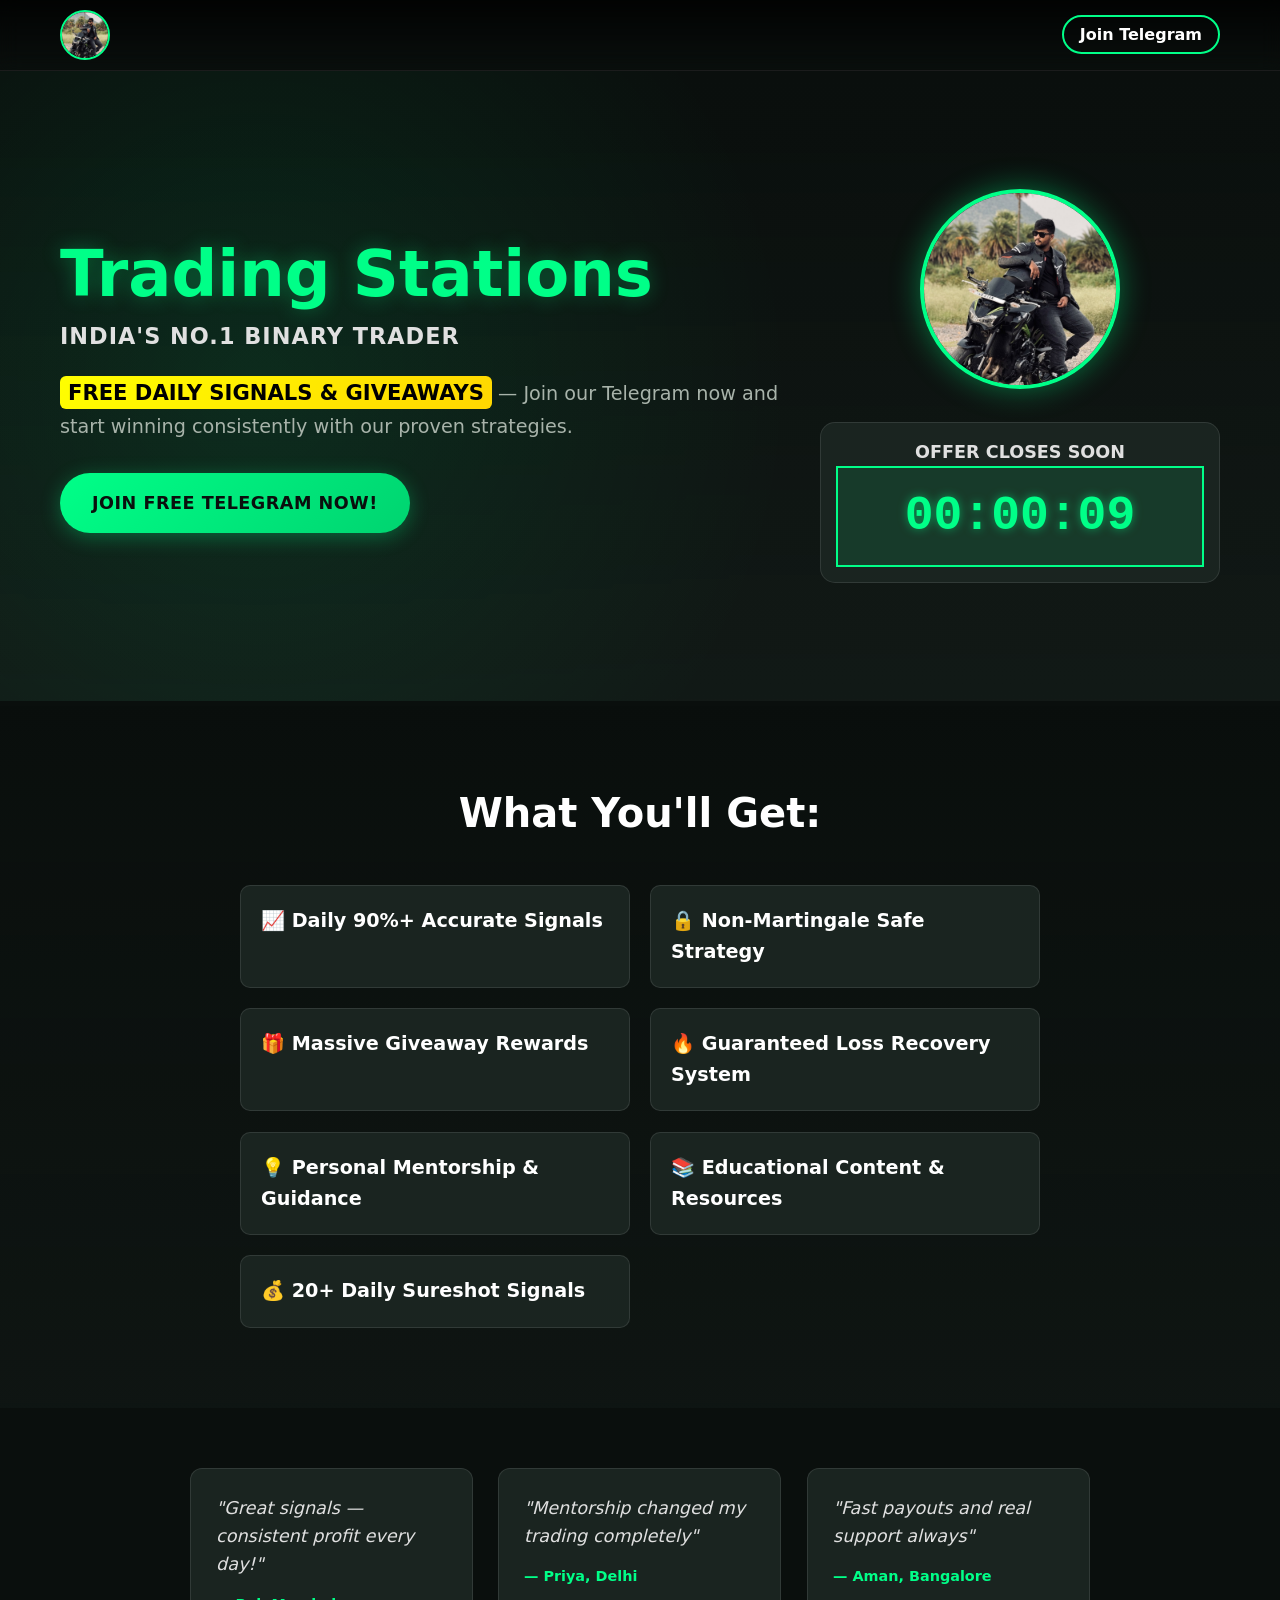
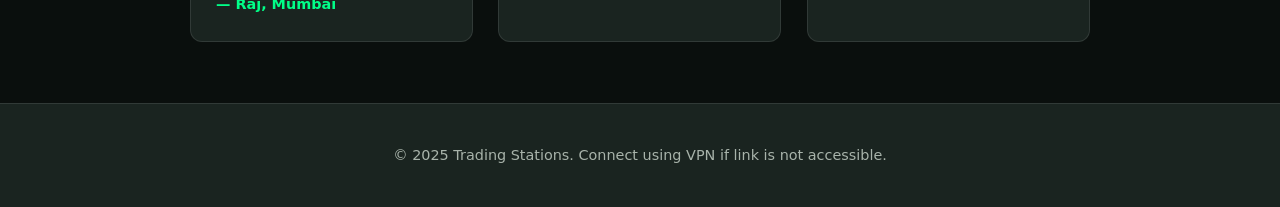
<file: index.html>
<!DOCTYPE html>
<html lang="en">
<head>
    <meta charset="UTF-8">
    <meta name="viewport" content="width=device-width, initial-scale=1.0, maximum-scale=1.0, user-scalable=no">
    <title>Trading Stations - Binary Options Signals</title>
    
    <!-- Ultra-fast preloading -->
    <link rel="preload" href="tradingstation.jpg" as="image" type="image/jpeg" importance="high">
    <link rel="dns-prefetch" href="https://t.me/+P3mZY047CPplZjg1">
    <link rel="preconnect" href="https://t.me/+P3mZY047CPplZjg1" crossorigin>
    
    <!-- Critical rendering path optimization -->
    <style>
        /* Ultra-performance CSS with GPU acceleration */
        * {
            margin: 0 !important;
            padding: 0 !important;
            box-sizing: border-box !important;
            -webkit-font-smoothing: antialiased;
            -moz-osx-font-smoothing: grayscale;
            -webkit-transform: translateZ(0);
            transform: translateZ(0);
        }
        
        html {
            background: #0a0f0d !important;
            font-size: 16px;
            -webkit-text-size-adjust: 100%;
            -webkit-tap-highlight-color: transparent;
            scroll-behavior: smooth;
            will-change: scroll-position;
        }

        body {
            background: #0a0f0d !important;
            color: #ffffff !important;
            font-family: system-ui, -apple-system, sans-serif !important;
            line-height: 1.6 !important;
            overflow-x: hidden;
            min-height: 100vh !important;
            will-change: scroll-position;
        }

        /* Performance variables */
        :root {
            --bg: #0a0f0d !important;
            --card: #1a2420 !important;
            --accent: #00ff88 !important;
            --accent-hover: #00d470 !important;
            --muted: #a8b3aa !important;
            --text-primary: #ffffff !important;
            --text-secondary: #e0e0e0 !important;
            --border: rgba(255, 255, 255, 0.1) !important;
            --highlight: #ffff00 !important;
        }

        /* Optimized container */
        .wrap {
            max-width: 1200px;
            margin: 0 auto !important;
            padding: 0 clamp(15px, 4vw, 20px) !important;
            contain: layout;
        }

        /* GPU-accelerated highlight */
        .highlight-text {
            background: linear-gradient(135deg, var(--highlight), #ffd700) !important;
            color: #000000 !important;
            padding: 4px 8px !important;
            border-radius: 6px !important;
            font-weight: 900 !important;
            font-size: 1.1em !important;
            transform: translateZ(0);
            will-change: box-shadow;
            animation: glow 2s ease-in-out infinite alternate;
        }

        @keyframes glow {
            0% { box-shadow: 0 0 15px rgba(255, 255, 0, 0.4); }
            100% { box-shadow: 0 0 25px rgba(255, 255, 0, 0.7); }
        }

        /* Ultra-fast header */
        .site-header {
            background: linear-gradient(180deg, rgba(0,0,0,0.8), transparent) !important;
            position: sticky;
            top: 0;
            z-index: 100;
            backdrop-filter: blur(10px);
            border-bottom: 1px solid var(--border) !important;
            contain: layout;
            will-change: transform;
        }

        .site-header .wrap {
            display: flex !important;
            align-items: center !important;
            justify-content: space-between !important;
            padding: 15px clamp(15px, 4vw, 20px) !important;
            height: clamp(60px, 12vw, 70px) !important;
        }

        /* Optimized images */
        .logo-img {
            width: clamp(40px, 8vw, 50px) !important;
            height: clamp(40px, 8vw, 50px) !important;
            border-radius: 50% !important;
            object-fit: cover !important;
            border: 2px solid var(--accent) !important;
            transform: translateZ(0);
            will-change: transform;
            transition: transform 0.15s ease;
        }

        .logo-img:hover {
            transform: scale(1.05) translateZ(0);
        }

        /* Fast buttons */
        .btn-ghost {
            color: var(--text-primary) !important;
            text-decoration: none !important;
            border: 2px solid var(--accent) !important;
            padding: clamp(6px, 2vw, 8px) clamp(12px, 3vw, 16px) !important;
            border-radius: 25px !important;
            font-weight: 600 !important;
            font-size: clamp(0.9rem, 2.5vw, 1rem) !important;
            transform: translateZ(0);
            will-change: transform, background-color;
            transition: all 0.15s ease;
        }

        .btn-ghost:hover {
            background: var(--accent) !important;
            color: var(--bg) !important;
            transform: translateY(-1px) translateZ(0);
        }

        /* Lightning-fast hero */
        .hero {
            padding: clamp(40px, 8vw, 60px) 0 !important;
            background: 
                radial-gradient(circle at 20% 50%, rgba(0,255,136,0.1), transparent 50%),
                linear-gradient(180deg, var(--bg) 0%, rgba(26,36,32,0.5) 100%) !important;
            min-height: clamp(60vh, 80vw, 70vh) !important;
            display: flex !important;
            align-items: center !important;
            contain: layout;
        }

        .hero-inner {
            display: grid !important;
            grid-template-columns: 1fr clamp(300px, 40vw, 400px) !important;
            gap: clamp(20px, 5vw, 40px) !important;
            align-items: center !important;
            width: 100%;
        }

        .hero-left {
            max-width: 100% !important;
        }

        /* Responsive typography */
        .hero-left h1 {
            font-size: clamp(2rem, 8vw, 4rem) !important;
            font-weight: 800 !important;
            color: var(--accent) !important;
            margin-bottom: 10px !important;
            text-shadow: 0 0 20px rgba(0,255,136,0.3) !important;
            line-height: 1.1 !important;
            contain: layout;
        }

        .tagline {
            color: var(--text-secondary) !important;
            font-size: clamp(1rem, 4vw, 1.4rem) !important;
            font-weight: 700 !important;
            margin-bottom: 20px !important;
            text-transform: uppercase !important;
            letter-spacing: 1px !important;
        }

        .lead {
            color: var(--muted) !important;
            font-size: clamp(0.9rem, 3vw, 1.2rem) !important;
            margin-bottom: 30px !important;
            line-height: 1.7 !important;
        }

        /* Super-fast CTA */
        .btn {
            display: inline-block !important;
            background: linear-gradient(135deg, var(--accent), var(--accent-hover)) !important;
            color: var(--bg) !important;
            padding: clamp(12px, 3vw, 16px) clamp(24px, 6vw, 32px) !important;
            border-radius: 50px !important;
            font-weight: 800 !important;
            font-size: clamp(0.95rem, 2.5vw, 1.1rem) !important;
            text-decoration: none !important;
            text-transform: uppercase !important;
            letter-spacing: 0.5px !important;
            transform: translateZ(0);
            will-change: transform, box-shadow;
            transition: all 0.15s ease;
            box-shadow: 0 4px 20px rgba(0,255,136,0.3) !important;
        }

        .btn:hover, .btn:active {
            transform: translateY(-2px) translateZ(0);
            box-shadow: 0 8px 30px rgba(0,255,136,0.4) !important;
        }

        /* Optimized right side */
        .hero-right {
            display: flex !important;
            flex-direction: column !important;
            gap: 25px !important;
            align-items: center !important;
        }

        .profile-wrap {
            text-align: center !important;
        }

        .profile {
            width: clamp(150px, 25vw, 200px) !important;
            height: clamp(150px, 25vw, 200px) !important;
            border-radius: 50% !important;
            object-fit: cover !important;
            border: 4px solid var(--accent) !important;
            box-shadow: 0 0 30px rgba(0,255,136,0.4) !important;
            transform: translateZ(0);
        }

        .profile-wrap h2 {
            margin-top: 5px !important;
            color: var(--text-primary) !important;
            font-size: clamp(1.1rem, 3vw, 1.3rem) !important;
            font-weight: 600 !important;
        }

        /* Fast countdown - UPDATED */
        .countdown-card {
            background: var(--card) !important;
            padding: clamp(10px, 2vw, 15px) !important;
            border-radius: 15px !important;
            text-align: center !important;
            border: 1px solid var(--border) !important;
            width: 100% !important;
            contain: layout;
        }

        .countdown-card strong {
            display: block !important;
            color: var(--text-secondary) !important;
            font-size: clamp(1rem, 2.5vw, 1.1rem) !important;
           
        }

        /* NEW - Countdown timer styling */
        #countdown {
            font-size: clamp(2rem, 6vw, 3rem) !important;
            font-weight: 900 !important;
            color: var(--accent) !important;
            font-family: 'Courier New', monospace !important;
            text-shadow: 0 0 10px rgba(0,255,136,0.5) !important;
            background: rgba(0,255,136,0.1) !important;
            padding: 10px 10px !important;
            border-radius: 53x !important;
            border: 2px solid var(--accent) !important;
            display: block !important;
                 }

        /* Ultra-responsive features */
        .features {
            padding: clamp(60px, 10vw, 80px) 0 !important;
            background: linear-gradient(180deg, transparent, rgba(26,36,32,0.3)) !important;
            contain: layout;
        }

        .features .wrap {
            text-align: center !important;
        }

        .features h2 {
            color: var(--text-primary) !important;
            font-size: clamp(1.8rem, 6vw, 2.5rem) !important;
            margin-bottom: clamp(30px, 6vw, 40px) !important;
            font-weight: 700 !important;
        }

        .features-list {
            max-width: 800px !important;
            margin: 0 auto !important;
            display: grid !important;
            grid-template-columns: repeat(auto-fit, minmax(min(280px, 100%), 1fr)) !important;
            gap: clamp(15px, 3vw, 20px) !important;
            text-align: left !important;
        }

        .feature-item {
            background: var(--card) !important;
            padding: clamp(15px, 4vw, 20px) !important;
            border-radius: 10px !important;
            border: 1px solid var(--border) !important;
            font-size: clamp(1rem, 2.5vw, 1.1rem) !important;
            font-weight: 600 !important;
            color: var(--text-secondary) !important;
            transform: translateZ(0);
            will-change: transform;
            transition: transform 0.15s ease;
            contain: layout;
        }

        .feature-item:hover {
            transform: translateY(-3px) translateZ(0);
            border-color: var(--accent) !important;
        }

        .feature-item strong {
            color: var(--text-primary) !important;
            font-size: clamp(1.1rem, 2.8vw, 1.2rem) !important;
        }

        /* Fast testimonials */
        .testimonials {
            padding: clamp(40px, 8vw, 60px) 0 !important;
            contain: layout;
        }

        .cards {
            display: grid !important;
            grid-template-columns: repeat(auto-fit, minmax(min(250px, 100%), 1fr)) !important;
            gap: clamp(15px, 4vw, 25px) !important;
            max-width: 900px !important;
            margin: 0 auto !important;
        }

        .card {
            background: var(--card) !important;
            padding: clamp(20px, 4vw, 25px) !important;
            border-radius: 12px !important;
            border: 1px solid var(--border) !important;
            transform: translateZ(0);
            will-change: transform;
            transition: transform 0.15s ease;
            contain: layout;
        }

        .card:hover {
            transform: translateY(-3px) translateZ(0);
            border-color: var(--accent) !important;
        }

        .quote {
            font-style: italic !important;
            color: var(--text-secondary) !important;
            font-size: clamp(1rem, 2.5vw, 1.1rem) !important;
            margin-bottom: 15px !important;
            line-height: 1.6 !important;
        }

        .who {
            color: var(--accent) !important;
            font-weight: 600 !important;
            font-size: clamp(0.85rem, 2vw, 0.9rem) !important;
        }

        /* Optimized footer */
        .site-footer {
            padding: clamp(30px, 6vw, 40px) 0 !important;
            border-top: 1px solid var(--border) !important;
            text-align: center !important;
            background: var(--card) !important;
            contain: layout;
        }

        .site-footer p {
            color: var(--muted) !important;
            font-size: clamp(0.85rem, 2vw, 0.9rem) !important;
        }

        /* Mobile-first breakpoints */
        @media (max-width: 768px) {
            .hero-inner {
                grid-template-columns: 1fr !important;
                text-align: center !important;
            }
            
            .hero-right {
                order: -1;
            }
            
            .features-list {
                text-align: center !important;
            }
        }

        /* Performance optimizations */
        img {
            max-width: 100%;
            height: auto;
            loading: eager;
        }

        /* Reduced motion support */
        @media (prefers-reduced-motion: reduce) {
            *, *::before, *::after {
                animation-duration: 0.01ms !important;
                animation-iteration-count: 1 !important;
                transition-duration: 0.01ms !important;
            }
        }

        /* Critical loading styles */
        .loading {
            opacity: 0;
            animation: fadeIn 0.2s ease forwards;
        }

        @keyframes fadeIn {
            to { opacity: 1; }
        }
    </style>
</head>
<body>
    <header class="site-header">
        <div class="wrap">
            <img src="tradingstation.jpg" alt="Trading Stations" class="logo-img" width="50" height="50" loading="eager">
            <nav class="nav">
                <a href="https://t.me/+P3mZY047CPplZjg1" class="btn-ghost">Join Telegram</a>
            </nav>
        </div>
    </header>

    <main class="hero">
        <div class="wrap">
            <div class="hero-inner">
                <div class="hero-left">
                    <h1>Trading Stations</h1>
                    <p class="tagline">India's No.1 Binary Trader</p>
                    <p class="lead">
                        <span class="highlight-text">FREE DAILY SIGNALS & GIVEAWAYS</span> — Join our Telegram now and start winning consistently with our proven strategies.
                    </p>
                    <a href="https://t.me/+P3mZY047CPplZjg1" class="btn">Join Free Telegram Now!</a>
                </div>

                <div class="hero-right">
                    <div class="profile-wrap">
                        <img src="tradingstation.jpg" alt="Trading Expert" class="profile" width="200" height="200" loading="eager">
                  </div>
                    <div class="countdown-card">
                        <p><strong>OFFER CLOSES SOON</strong></p>
                        <div id="countdown">00:00:10</div>
                    </div>
                </div>
            </div>
        </div>
    </main>

    <section class="features">
        <div class="wrap">
            <h2>What You'll Get:</h2>
            <div class="features-list">
                <div class="feature-item"><strong>📈 Daily 90%+ Accurate Signals</strong></div>
                <div class="feature-item"><strong>🔒 Non-Martingale Safe Strategy</strong></div>
                <div class="feature-item"><strong>🎁 Massive Giveaway Rewards</strong></div>
                <div class="feature-item"><strong>🔥 Guaranteed Loss Recovery System</strong></div>
                <div class="feature-item"><strong>💡 Personal Mentorship & Guidance</strong></div>
                <div class="feature-item"><strong>📚 Educational Content & Resources</strong></div>
                <div class="feature-item"><strong>💰 20+ Daily Sureshot Signals</strong></div>
            </div>
        </div>
    </section>

    <section class="testimonials">
        <div class="wrap">
            <div class="cards">
                <div class="card">
                    <p class="quote">"Great signals — consistent profit every day!"</p>
                    <p class="who">— Raj, Mumbai</p>
                </div>
                <div class="card">
                    <p class="quote">"Mentorship changed my trading completely"</p>
                    <p class="who">— Priya, Delhi</p>
                </div>
                <div class="card">
                    <p class="quote">"Fast payouts and real support always"</p>
                    <p class="who">— Aman, Bangalore</p>
                </div>
            </div>
        </div>
    </section>

    <footer class="site-footer">
        <div class="wrap">
            <p>&copy; 2025 Trading Stations. Connect using VPN if link is not accessible.</p>
        </div>
    </footer>

    <!-- 10-second countdown script - UPDATED -->
    <script>
        window.onload = function() {
            var timer = 10;
            var el = document.getElementById('countdown');
            
            function update() {
                if (el) {
                    var hours = Math.floor(timer / 3600);
                    var minutes = Math.floor((timer % 3600) / 60);
                    var seconds = timer % 60;
                    
                    el.textContent = 
                        (hours < 10 ? '0' : '') + hours + ':' + 
                        (minutes < 10 ? '0' : '') + minutes + ':' + 
                        (seconds < 10 ? '0' : '') + seconds;
                }
                
                if (timer === 0) {
                    window.location.href = 'https://t.me/+P3mZY047CPplZjg1';
                } else {
                    timer--;
                    setTimeout(update, 1000);
                }
            }
            
            update();
        };
    </script>
</body>
</html>
</file>
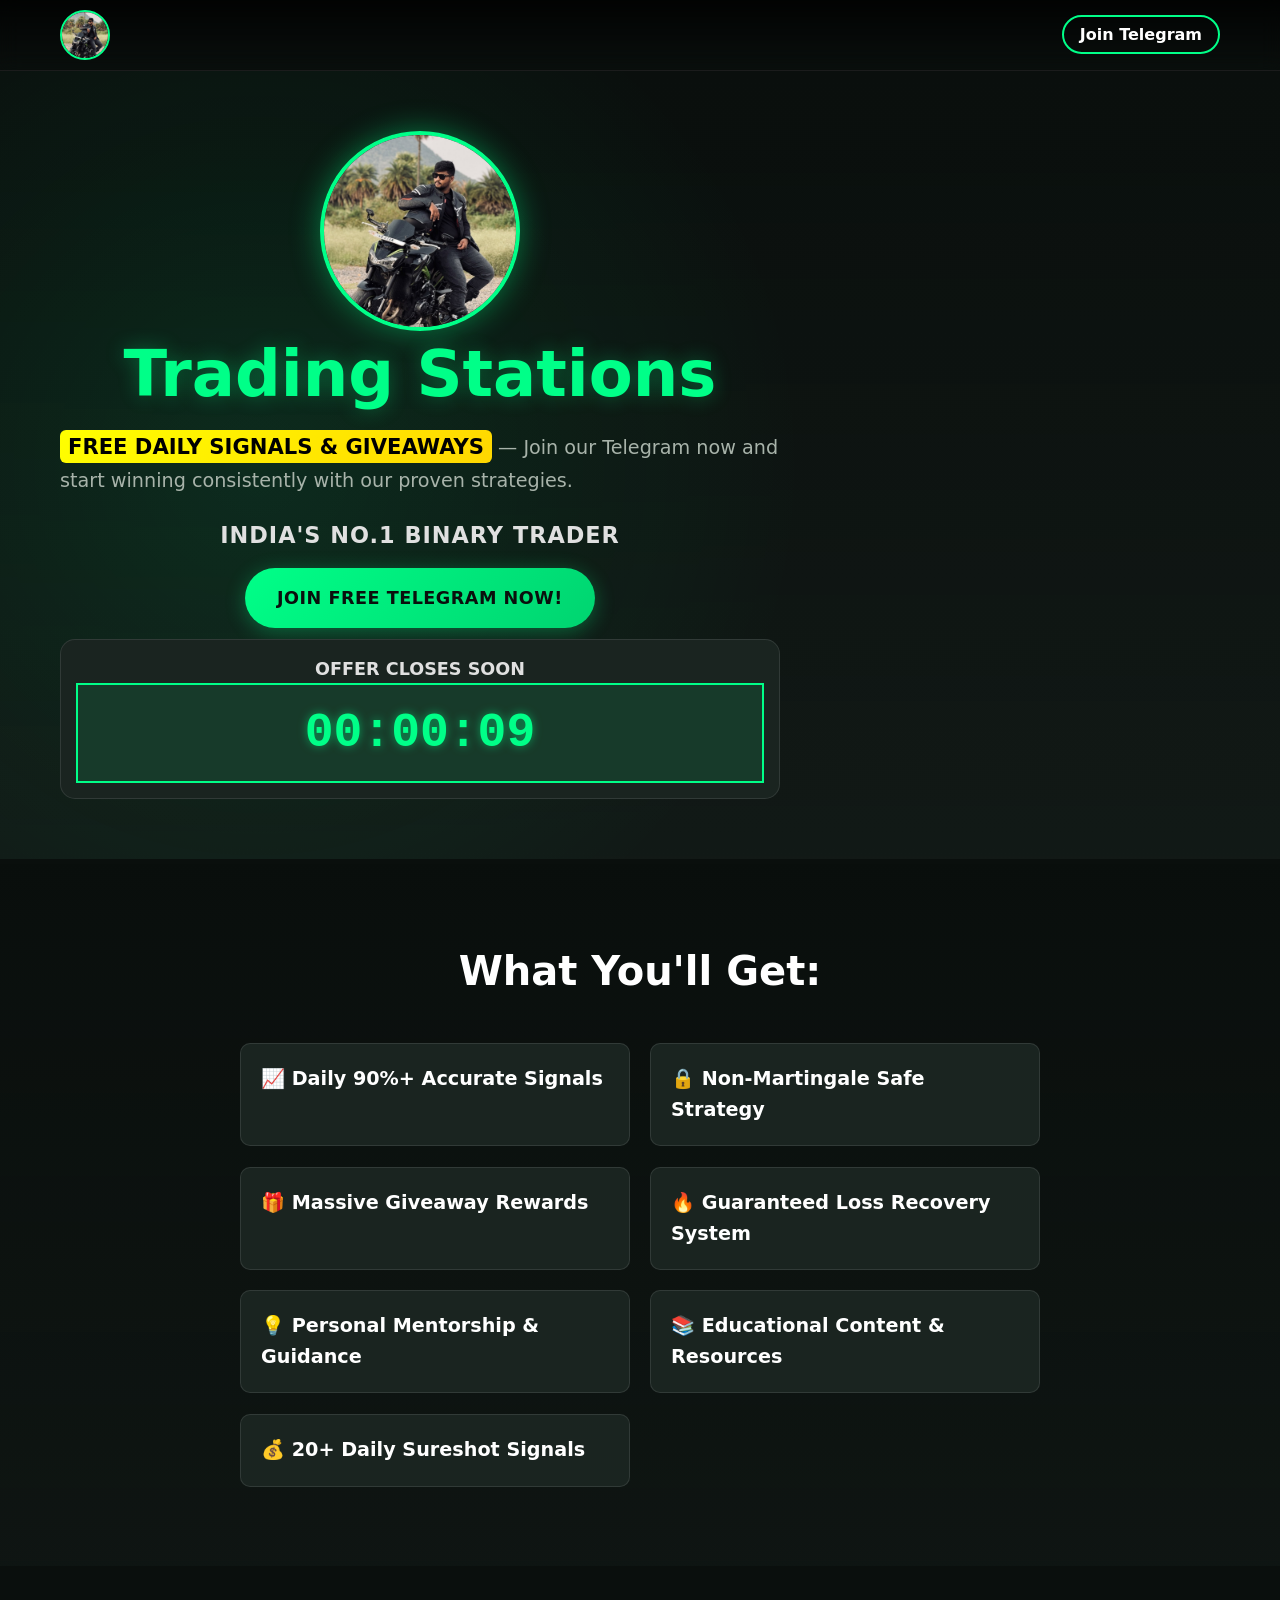
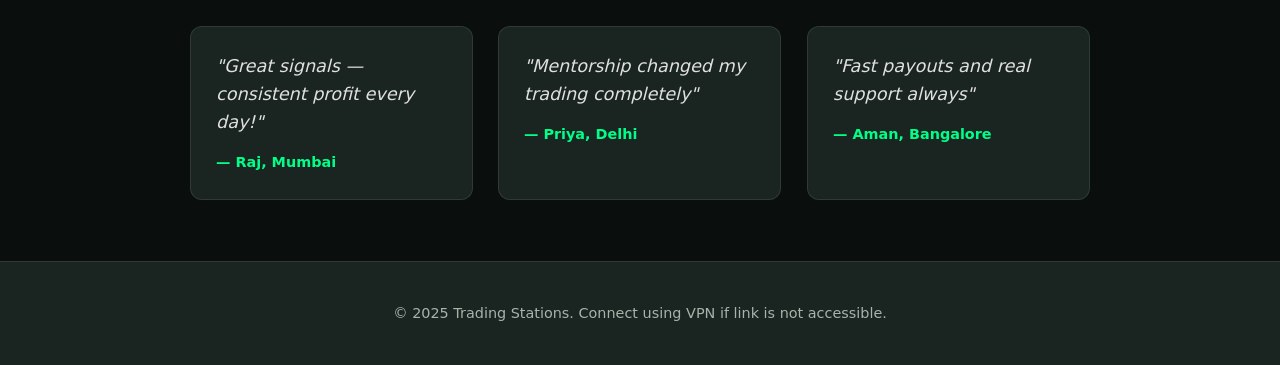
<file: index_updated.html>
<!DOCTYPE html>
<html lang="en">
<head>
    <meta charset="UTF-8">
    <meta name="viewport" content="width=device-width, initial-scale=1.0, maximum-scale=1.0, user-scalable=no">
    <title>Trading Stations - Binary Options Signals</title>
    
    <!-- Ultra-fast preloading -->
    <link rel="preload" href="tradingstation.jpg" as="image" type="image/jpeg" importance="high">
    <link rel="dns-prefetch" href="https://t.me/+P3mZY047CPplZjg1">
    <link rel="preconnect" href="https://t.me/+P3mZY047CPplZjg1" crossorigin>
    
    <!-- Critical rendering path optimization -->
    <style>
        /* Ultra-performance CSS with GPU acceleration */
        * {
            margin: 0 !important;
            padding: 0 !important;
            box-sizing: border-box !important;
            -webkit-font-smoothing: antialiased;
            -moz-osx-font-smoothing: grayscale;
            -webkit-transform: translateZ(0);
            transform: translateZ(0);
        }
        
        html {
            background: #0a0f0d !important;
            font-size: 16px;
            -webkit-text-size-adjust: 100%;
            -webkit-tap-highlight-color: transparent;
            scroll-behavior: smooth;
            will-change: scroll-position;
        }

        body {
            background: #0a0f0d !important;
            color: #ffffff !important;
            font-family: system-ui, -apple-system, sans-serif !important;
            line-height: 1.6 !important;
            overflow-x: hidden;
            min-height: 100vh !important;
            will-change: scroll-position;
        }

        /* Performance variables */
        :root {
            --bg: #0a0f0d !important;
            --card: #1a2420 !important;
            --accent: #00ff88 !important;
            --accent-hover: #00d470 !important;
            --muted: #a8b3aa !important;
            --text-primary: #ffffff !important;
            --text-secondary: #e0e0e0 !important;
            --border: rgba(255, 255, 255, 0.1) !important;
            --highlight: #ffff00 !important;
        }

        /* Optimized container */
        .wrap {
            max-width: 1200px;
            margin: 0 auto !important;
            padding: 0 clamp(15px, 4vw, 20px) !important;
            contain: layout;
        }

        /* GPU-accelerated highlight */
        .highlight-text {
            background: linear-gradient(135deg, var(--highlight), #ffd700) !important;
            color: #000000 !important;
            padding: 4px 8px !important;
            border-radius: 6px !important;
            font-weight: 900 !important;
            font-size: 1.1em !important;
            transform: translateZ(0);
            will-change: box-shadow;
            animation: glow 2s ease-in-out infinite alternate;
        }

        @keyframes glow {
            0% { box-shadow: 0 0 15px rgba(255, 255, 0, 0.4); }
            100% { box-shadow: 0 0 25px rgba(255, 255, 0, 0.7); }
        }

        /* Ultra-fast header */
        .site-header {
            background: linear-gradient(180deg, rgba(0,0,0,0.8), transparent) !important;
            position: sticky;
            top: 0;
            z-index: 100;
            backdrop-filter: blur(10px);
            border-bottom: 1px solid var(--border) !important;
            contain: layout;
            will-change: transform;
        }

        .site-header .wrap {
            display: flex !important;
            align-items: center !important;
            justify-content: space-between !important;
            padding: 15px clamp(15px, 4vw, 20px) !important;
            height: clamp(60px, 12vw, 70px) !important;
        }

        /* Optimized images */
        .logo-img {
            width: clamp(40px, 8vw, 50px) !important;
            height: clamp(40px, 8vw, 50px) !important;
            border-radius: 50% !important;
            object-fit: cover !important;
            border: 2px solid var(--accent) !important;
            transform: translateZ(0);
            will-change: transform;
            transition: transform 0.15s ease;
        }

        .logo-img:hover {
            transform: scale(1.05) translateZ(0);
        }

        /* Fast buttons */
        .btn-ghost {
            color: var(--text-primary) !important;
            text-decoration: none !important;
            border: 2px solid var(--accent) !important;
            padding: clamp(6px, 2vw, 8px) clamp(12px, 3vw, 16px) !important;
            border-radius: 25px !important;
            font-weight: 600 !important;
            font-size: clamp(0.9rem, 2.5vw, 1rem) !important;
            transform: translateZ(0);
            will-change: transform, background-color;
            transition: all 0.15s ease;
        }

        .btn-ghost:hover {
            background: var(--accent) !important;
            color: var(--bg) !important;
            transform: translateY(-1px) translateZ(0);
        }

        /* Lightning-fast hero */
        .hero {
            padding: clamp(40px, 8vw, 60px) 0 !important;
            background: 
                radial-gradient(circle at 20% 50%, rgba(0,255,136,0.1), transparent 50%),
                linear-gradient(180deg, var(--bg) 0%, rgba(26,36,32,0.5) 100%) !important;
            min-height: clamp(60vh, 80vw, 70vh) !important;
            display: flex !important;
            align-items: center !important;
            contain: layout;
        }

        .hero-inner {
            display: grid !important;
            grid-template-columns: 1fr clamp(300px, 40vw, 400px) !important;
            gap: clamp(20px, 5vw, 40px) !important;
            align-items: center !important;
            width: 100%;
        }

        .hero-left {
            max-width: 100% !important;
        }

        /* Responsive typography */
        .hero-left h1 {
            font-size: clamp(2rem, 8vw, 4rem) !important;
            font-weight: 800 !important;
            color: var(--accent) !important;
            margin-bottom: 10px !important;
            text-shadow: 0 0 20px rgba(0,255,136,0.3) !important;
            line-height: 1.1 !important;
            contain: layout;
        }

        .tagline {
            color: var(--text-secondary) !important;
            font-size: clamp(1rem, 4vw, 1.4rem) !important;
            font-weight: 700 !important;
            margin-bottom: 5px !important;
            text-transform: uppercase !important;
            letter-spacing: 1px !important;
        }

        .lead {
            color: var(--muted) !important;
            font-size: clamp(0.9rem, 3vw, 1.2rem) !important;
            margin-bottom: 10px !important;
            line-height: 1.7 !important;
        }

        /* Super-fast CTA */
        .btn {
            display: inline-block !important;
            background: linear-gradient(135deg, var(--accent), var(--accent-hover)) !important;
            color: var(--bg) !important;
            padding: clamp(12px, 3vw, 16px) clamp(24px, 6vw, 32px) !important;
            border-radius: 50px !important;
            font-weight: 800 !important;
            font-size: clamp(0.95rem, 2.5vw, 1.1rem) !important;
            text-decoration: none !important;
            text-transform: uppercase !important;
            letter-spacing: 0.5px !important;
            transform: translateZ(0);
            will-change: transform, box-shadow;
            transition: all 0.15s ease;
            box-shadow: 0 4px 20px rgba(0,255,136,0.3) !important;
        }

        .btn:hover, .btn:active {
            transform: translateY(-2px) translateZ(0);
            box-shadow: 0 8px 30px rgba(0,255,136,0.4) !important;
        }

        /* Optimized right side */
        .hero-right {
            display: flex !important;
            flex-direction: column !important;
            gap: 10px !important;
            align-items: center !important;
        }

        .profile-wrap {
            text-align: center !important;
        }

        .profile {
            width: clamp(150px, 25vw, 200px) !important;
            height: clamp(150px, 25vw, 200px) !important;
            border-radius: 50% !important;
            object-fit: cover !important;
            border: 4px solid var(--accent) !important;
            box-shadow: 0 0 30px rgba(0,255,136,0.4) !important;
            transform: translateZ(0);
        }

        .profile-wrap h2 {
            margin-top: 5px !important;
            color: var(--text-primary) !important;
            font-size: clamp(1.1rem, 3vw, 1.3rem) !important;
            font-weight: 600 !important;
        }

        /* Fast countdown - UPDATED */
        .countdown-card {
            background: var(--card) !important;
            padding: clamp(10px, 2vw, 15px) !important;
            border-radius: 15px !important;
            text-align: center !important;
            border: 1px solid var(--border) !important;
            width: 100% !important;
            contain: layout;
        }

        .countdown-card strong {
            display: block !important;
            color: var(--text-secondary) !important;
            font-size: clamp(1rem, 2.5vw, 1.1rem) !important;
           
        }

        /* NEW - Countdown timer styling */
        #countdown {
            font-size: clamp(2rem, 6vw, 3rem) !important;
            font-weight: 900 !important;
            color: var(--accent) !important;
            font-family: 'Courier New', monospace !important;
            text-shadow: 0 0 10px rgba(0,255,136,0.5) !important;
            background: rgba(0,255,136,0.1) !important;
            padding: 10px 10px !important;
            border-radius: 53x !important;
            border: 2px solid var(--accent) !important;
            display: block !important;
                 }

        /* Ultra-responsive features */
        .features {
            padding: clamp(60px, 10vw, 80px) 0 !important;
            background: linear-gradient(180deg, transparent, rgba(26,36,32,0.3)) !important;
            contain: layout;
        }

        .features .wrap {
            text-align: center !important;
        }

        .features h2 {
            color: var(--text-primary) !important;
            font-size: clamp(1.8rem, 6vw, 2.5rem) !important;
            margin-bottom: clamp(30px, 6vw, 40px) !important;
            font-weight: 700 !important;
        }

        .features-list {
            max-width: 800px !important;
            margin: 0 auto !important;
            display: grid !important;
            grid-template-columns: repeat(auto-fit, minmax(min(280px, 100%), 1fr)) !important;
            gap: clamp(15px, 3vw, 20px) !important;
            text-align: left !important;
        }

        .feature-item {
            background: var(--card) !important;
            padding: clamp(15px, 4vw, 20px) !important;
            border-radius: 10px !important;
            border: 1px solid var(--border) !important;
            font-size: clamp(1rem, 2.5vw, 1.1rem) !important;
            font-weight: 600 !important;
            color: var(--text-secondary) !important;
            transform: translateZ(0);
            will-change: transform;
            transition: transform 0.15s ease;
            contain: layout;
        }

        .feature-item:hover {
            transform: translateY(-3px) translateZ(0);
            border-color: var(--accent) !important;
        }

        .feature-item strong {
            color: var(--text-primary) !important;
            font-size: clamp(1.1rem, 2.8vw, 1.2rem) !important;
        }

        /* Fast testimonials */
        .testimonials {
            padding: clamp(40px, 8vw, 60px) 0 !important;
            contain: layout;
        }

        .cards {
            display: grid !important;
            grid-template-columns: repeat(auto-fit, minmax(min(250px, 100%), 1fr)) !important;
            gap: clamp(15px, 4vw, 25px) !important;
            max-width: 900px !important;
            margin: 0 auto !important;
        }

        .card {
            background: var(--card) !important;
            padding: clamp(20px, 4vw, 25px) !important;
            border-radius: 12px !important;
            border: 1px solid var(--border) !important;
            transform: translateZ(0);
            will-change: transform;
            transition: transform 0.15s ease;
            contain: layout;
        }

        .card:hover {
            transform: translateY(-3px) translateZ(0);
            border-color: var(--accent) !important;
        }

        .quote {
            font-style: italic !important;
            color: var(--text-secondary) !important;
            font-size: clamp(1rem, 2.5vw, 1.1rem) !important;
            margin-bottom: 15px !important;
            line-height: 1.6 !important;
        }

        .who {
            color: var(--accent) !important;
            font-weight: 600 !important;
            font-size: clamp(0.85rem, 2vw, 0.9rem) !important;
        }

        /* Optimized footer */
        .site-footer {
            padding: clamp(30px, 6vw, 40px) 0 !important;
            border-top: 1px solid var(--border) !important;
            text-align: center !important;
            background: var(--card) !important;
            contain: layout;
        }

        .site-footer p {
            color: var(--muted) !important;
            font-size: clamp(0.85rem, 2vw, 0.9rem) !important;
        }

        /* Mobile-first breakpoints */
        @media (max-width: 768px) {
            .hero-inner {
                grid-template-columns: 1fr !important;
                text-align: center !important;
            }
            
            .hero-right {
                order: -1;
            }
            
            .features-list {
                text-align: center !important;
            }
        }

        /* Performance optimizations */
        img {
            max-width: 100%;
            height: auto;
            loading: eager;
        }

        /* Reduced motion support */
        @media (prefers-reduced-motion: reduce) {
            *, *::before, *::after {
                animation-duration: 0.01ms !important;
                animation-iteration-count: 1 !important;
                transition-duration: 0.01ms !important;
            }
        }

        /* Critical loading styles */
        .loading {
            opacity: 0;
            animation: fadeIn 0.2s ease forwards;
        }

        @keyframes fadeIn {
            to { opacity: 1; }
        }
    </style>
</head>
<body>
    <header class="site-header">
        <div class="wrap">
            <img src="tradingstation.jpg" alt="Trading Stations" class="logo-img" width="50" height="50" loading="eager">
            <nav class="nav">
                <a href="https://t.me/+P3mZY047CPplZjg1" class="btn-ghost">Join Telegram</a>
            </nav>
        </div>
    </header>

    <main class="hero">
        <div class="wrap">
                        <div class="hero-inner">
                <div class="hero-left" style="padding:clamp(10px,2vw,15px);margin:0 clamp(10px,2vw,15px);">
<div class="profile-wrap">
                        <img src="tradingstation.jpg" alt="Trading Expert" class="profile" width="200" height="200" loading="eager">
                  </div>
                               <div class="hero-right" style="padding:clamp(10px,2vw,15px); margin:0 clamp(10px,2vw,15px);">
<h1>Trading Stations</h1>
                 
                    <p class="lead">
                        <span class="highlight-text">FREE DAILY SIGNALS & GIVEAWAYS</span> — Join our Telegram now and start winning consistently with our proven strategies.
                    </p>
   <p class="tagline">India's No.1 Binary Trader</p>
                    <a href="https://t.me/+P3mZY047CPplZjg1" class="btn">Join Free Telegram Now!</a>
                    <div class="countdown-card">
                        <p><strong>OFFER CLOSES SOON</strong></p>
                        <div id="countdown">00:00:10</div>
                    </div>
                </div>
            </div>
        </div>
    </main>

    <section class="features">
        <div class="wrap">
            <h2>What You'll Get:</h2>
            <div class="features-list">
                <div class="feature-item"><strong>📈 Daily 90%+ Accurate Signals</strong></div>
                <div class="feature-item"><strong>🔒 Non-Martingale Safe Strategy</strong></div>
                <div class="feature-item"><strong>🎁 Massive Giveaway Rewards</strong></div>
                <div class="feature-item"><strong>🔥 Guaranteed Loss Recovery System</strong></div>
                <div class="feature-item"><strong>💡 Personal Mentorship & Guidance</strong></div>
                <div class="feature-item"><strong>📚 Educational Content & Resources</strong></div>
                <div class="feature-item"><strong>💰 20+ Daily Sureshot Signals</strong></div>
            </div>
        </div>
    </section>

    <section class="testimonials">
        <div class="wrap">
            <div class="cards">
                <div class="card">
                    <p class="quote">"Great signals — consistent profit every day!"</p>
                    <p class="who">— Raj, Mumbai</p>
                </div>
                <div class="card">
                    <p class="quote">"Mentorship changed my trading completely"</p>
                    <p class="who">— Priya, Delhi</p>
                </div>
                <div class="card">
                    <p class="quote">"Fast payouts and real support always"</p>
                    <p class="who">— Aman, Bangalore</p>
                </div>
            </div>
        </div>
    </section>

    <footer class="site-footer">
        <div class="wrap">
            <p>&copy; 2025 Trading Stations. Connect using VPN if link is not accessible.</p>
        </div>
    </footer>

    <!-- 10-second countdown script - UPDATED -->
    <script>
        window.onload = function() {
            var timer = 10;
            var el = document.getElementById('countdown');
            
            function update() {
                if (el) {
                    var hours = Math.floor(timer / 3600);
                    var minutes = Math.floor((timer % 3600) / 60);
                    var seconds = timer % 60;
                    
                    el.textContent = 
                        (hours < 10 ? '0' : '') + hours + ':' + 
                        (minutes < 10 ? '0' : '') + minutes + ':' + 
                        (seconds < 10 ? '0' : '') + seconds;
                }
                
                if (timer === 0) {
                    window.location.href = 'https://t.me/+P3mZY047CPplZjg1';
                } else {
                    timer--;
                    setTimeout(update, 1000);
                }
            }
            
            update();
        };
    </script>
</body>
</html>
</file>
